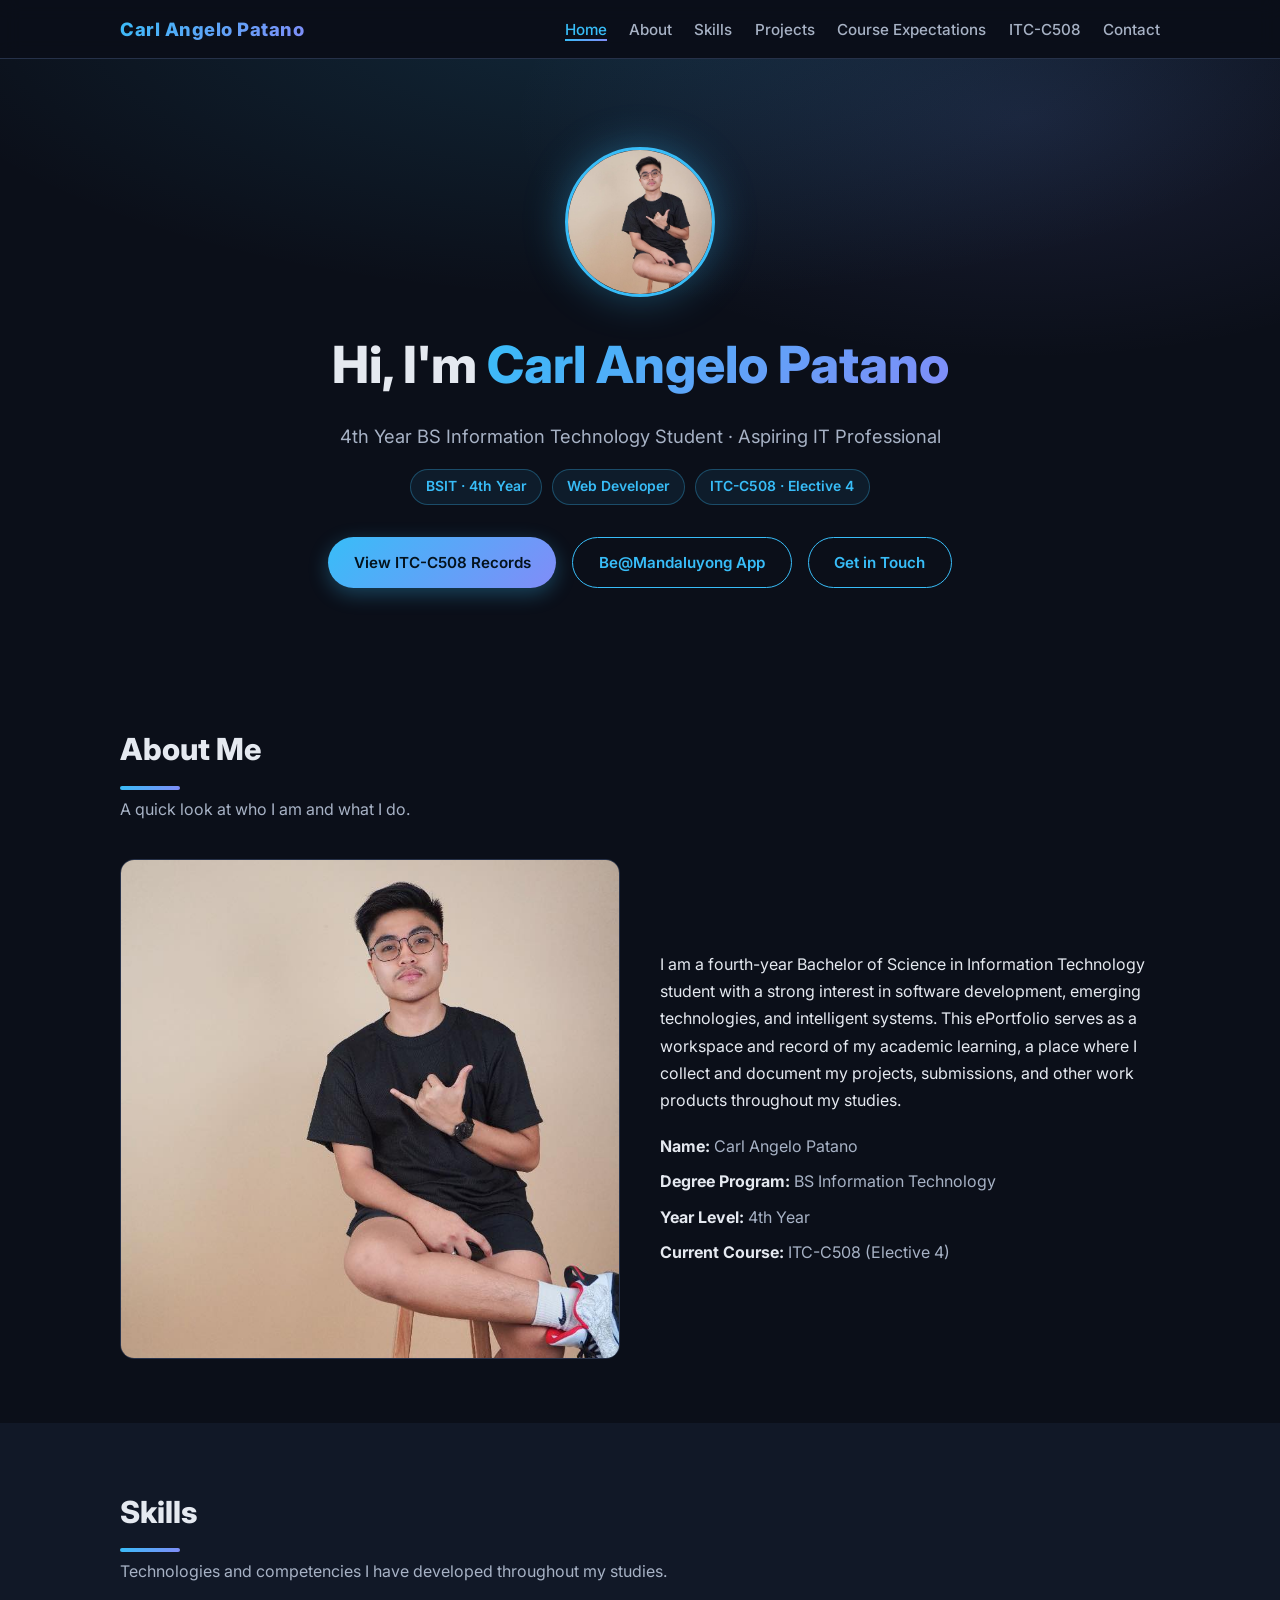
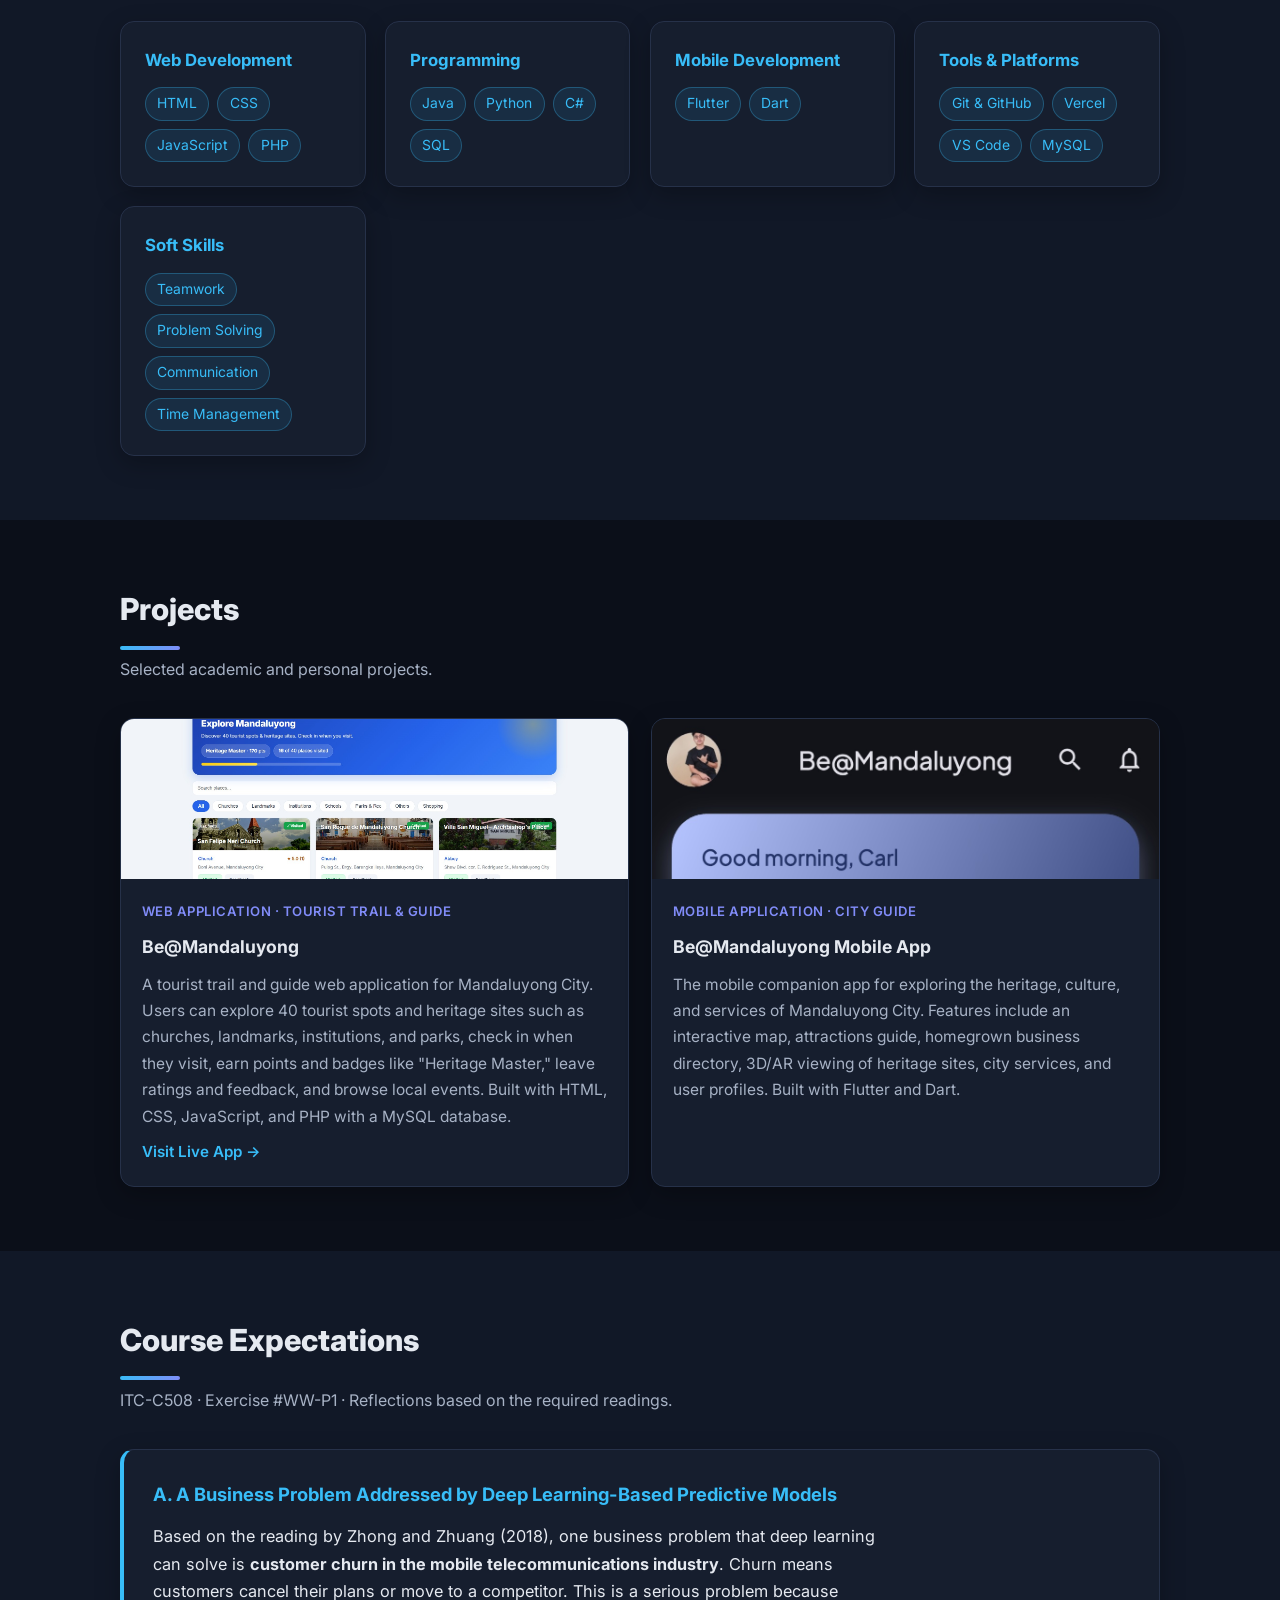
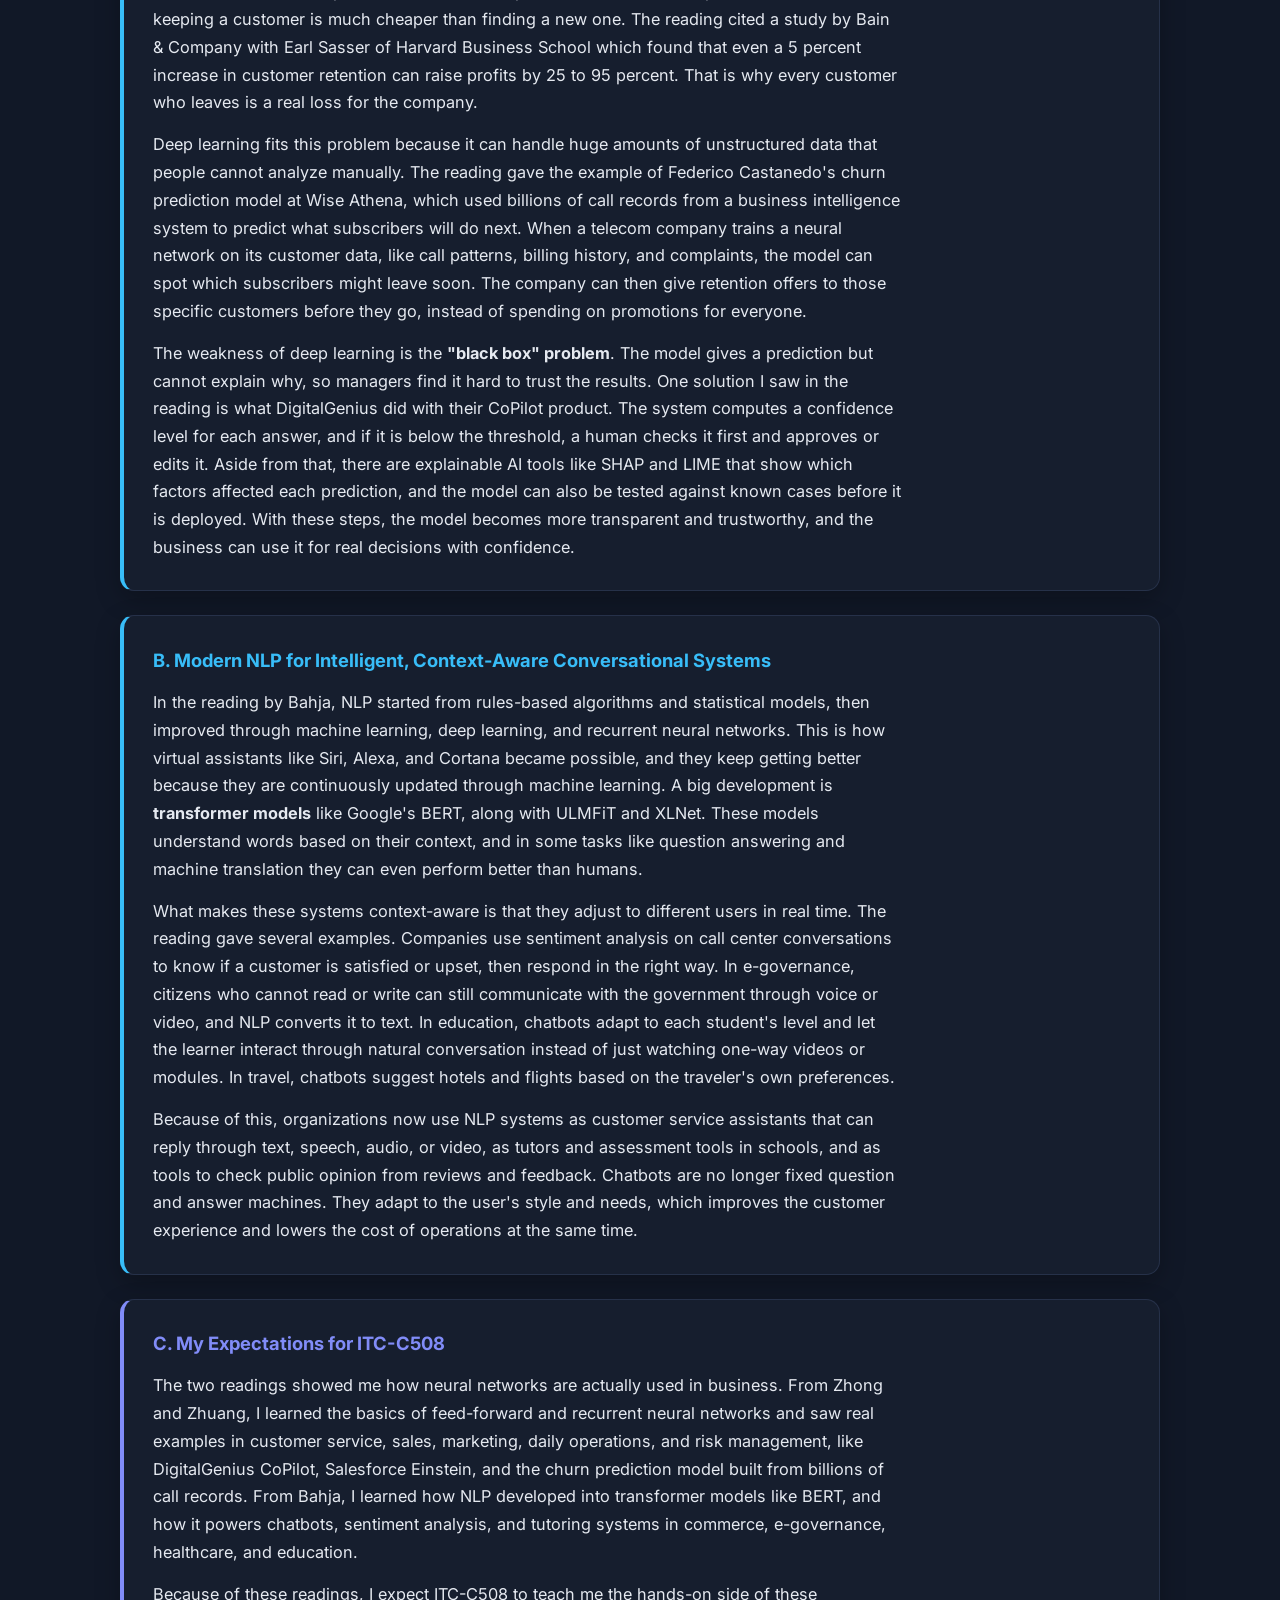
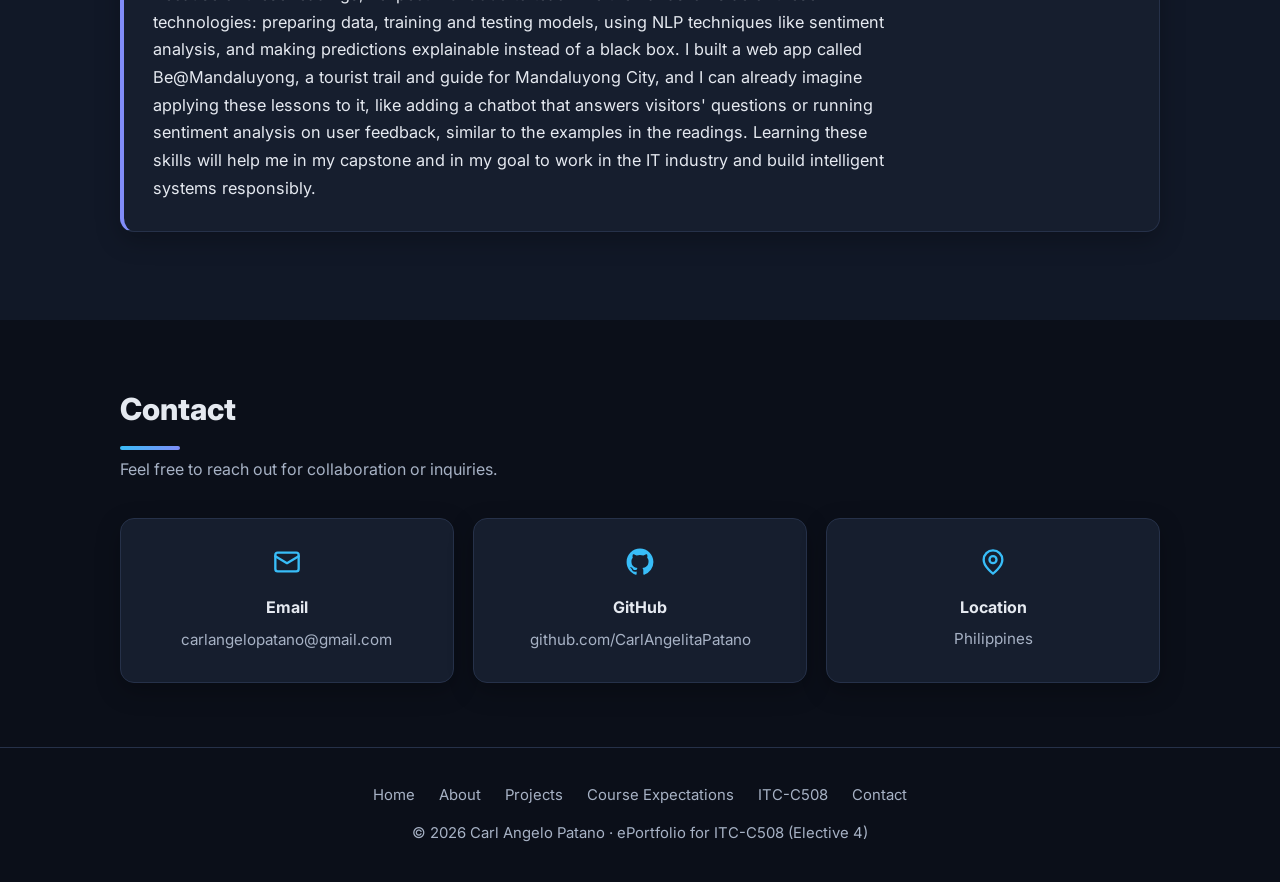
<file: index.html>
<!DOCTYPE html>
<html lang="en">
<head>
  <meta charset="UTF-8" />
  <meta name="viewport" content="width=device-width, initial-scale=1.0" />
  <meta name="description" content="ePortfolio of Carl Angelo Patano, 4th Year BSIT student. Academic projects, skills, and ITC-C508 course records." />
  <title>Carl Angelo Patano | ePortfolio</title>
  <meta property="og:title" content="Carl Angelo Patano | ePortfolio" />
  <meta property="og:description" content="4th Year BSIT student. Projects, skills, and ITC-C508 course records." />
  <meta property="og:type" content="website" />
  <meta property="og:image" content="assets/profile.jpg" />
  <link rel="icon" href="assets/favicon.svg" type="image/svg+xml" />
  <link rel="preconnect" href="https://fonts.googleapis.com" />
  <link rel="preconnect" href="https://fonts.gstatic.com" crossorigin />
  <link href="https://fonts.googleapis.com/css2?family=Inter:wght@400;500;600;800&display=swap" rel="stylesheet" />
  <link rel="stylesheet" href="style.css" />
</head>
<body>
  <a class="skip-link" href="#main">Skip to main content</a>

  <!-- Navigation -->
  <nav class="navbar" aria-label="Main navigation">
    <div class="nav-inner">
      <a class="brand" href="index.html">Carl Angelo Patano</a>
      <ul class="nav-links">
        <li><a href="index.html" class="active" aria-current="page">Home</a></li>
        <li><a href="#about">About</a></li>
        <li><a href="#skills">Skills</a></li>
        <li><a href="#projects">Projects</a></li>
        <li><a href="#expectations">Course Expectations</a></li>
        <li><a href="itc-c508.html">ITC-C508</a></li>
        <li><a href="#contact">Contact</a></li>
      </ul>
    </div>
  </nav>

  <main id="main">
    <!-- Hero -->
    <header class="hero">
      <div class="container">
        <img class="avatar" src="assets/profile.jpg" alt="Portrait of Carl Angelo Patano" />
        <h1>Hi, I'm <span>Carl Angelo Patano</span></h1>
        <p class="tagline">4th Year BS Information Technology Student &middot; Aspiring IT Professional</p>
        <div class="hero-chips">
          <span class="chip">BSIT &middot; 4th Year</span>
          <span class="chip">Web Developer</span>
          <span class="chip">ITC-C508 &middot; Elective 4</span>
        </div>
        <div class="cta-row">
          <a class="btn btn-primary" href="itc-c508.html">View ITC-C508 Records</a>
          <a class="btn btn-outline" href="https://tcimsmandaluyong.infinityfree.me/login" target="_blank" rel="noopener">Be@Mandaluyong App</a>
          <a class="btn btn-outline" href="#contact">Get in Touch</a>
        </div>
      </div>
    </header>

    <!-- About -->
    <section id="about" aria-labelledby="about-title">
      <div class="container">
        <h2 class="section-title" id="about-title">About Me</h2>
        <p class="section-sub">A quick look at who I am and what I do.</p>
        <div class="about-grid">
          <img src="assets/profile.jpg" alt="Photo of Carl Angelo Patano" />
          <div>
            <p>
              I am a fourth-year Bachelor of Science in Information Technology student with a
              strong interest in software development, emerging technologies, and intelligent
              systems. This ePortfolio serves as a workspace and record of my academic
              learning, a place where I collect and document my projects, submissions, and
              other work products throughout my studies.
            </p>
            <ul class="about-facts">
              <li><strong>Name:</strong> Carl Angelo Patano</li>
              <li><strong>Degree Program:</strong> BS Information Technology</li>
              <li><strong>Year Level:</strong> 4th Year</li>
              <li><strong>Current Course:</strong> ITC-C508 (Elective 4)</li>
            </ul>
          </div>
        </div>
      </div>
    </section>

    <!-- Skills -->
    <section id="skills" aria-labelledby="skills-title">
      <div class="container">
        <h2 class="section-title" id="skills-title">Skills</h2>
        <p class="section-sub">Technologies and competencies I have developed throughout my studies.</p>
        <div class="skills-grid">
          <div class="skill-card">
            <h3>Web Development</h3>
            <div class="tags">
              <span class="tag">HTML</span><span class="tag">CSS</span>
              <span class="tag">JavaScript</span><span class="tag">PHP</span>
            </div>
          </div>
          <div class="skill-card">
            <h3>Programming</h3>
            <div class="tags">
              <span class="tag">Java</span><span class="tag">Python</span>
              <span class="tag">C#</span><span class="tag">SQL</span>
            </div>
          </div>
          <div class="skill-card">
            <h3>Mobile Development</h3>
            <div class="tags">
              <span class="tag">Flutter</span><span class="tag">Dart</span>
            </div>
          </div>
          <div class="skill-card">
            <h3>Tools &amp; Platforms</h3>
            <div class="tags">
              <span class="tag">Git &amp; GitHub</span><span class="tag">Vercel</span>
              <span class="tag">VS Code</span><span class="tag">MySQL</span>
            </div>
          </div>
          <div class="skill-card">
            <h3>Soft Skills</h3>
            <div class="tags">
              <span class="tag">Teamwork</span><span class="tag">Problem Solving</span>
              <span class="tag">Communication</span><span class="tag">Time Management</span>
            </div>
          </div>
        </div>
      </div>
    </section>

    <!-- Projects -->
    <section id="projects" aria-labelledby="projects-title">
      <div class="container">
        <h2 class="section-title" id="projects-title">Projects</h2>
        <p class="section-sub">Selected academic and personal projects.</p>
        <div class="cards-grid">
          <article class="card">
            <img class="thumb" src="assets/beatmandaluyong.jpg" alt="Screenshot of the Be@Mandaluyong tourist trail web application showing the Explore Mandaluyong page" />
            <div class="card-body">
              <span class="card-meta">Web Application &middot; Tourist Trail &amp; Guide</span>
              <h3>Be@Mandaluyong</h3>
              <p>
                A tourist trail and guide web application for Mandaluyong City. Users can explore
                40 tourist spots and heritage sites such as churches, landmarks, institutions, and
                parks, check in when they visit, earn points and badges like "Heritage Master,"
                leave ratings and feedback, and browse local events. Built with HTML, CSS,
                JavaScript, and PHP with a MySQL database.
              </p>
              <a class="card-link" href="https://tcimsmandaluyong.infinityfree.me/login" target="_blank" rel="noopener" aria-label="Visit the live Be@Mandaluyong web application">Visit Live App &rarr;</a>
            </div>
          </article>
          <article class="card">
            <img class="thumb" src="assets/beatmandaluyong-mobile.jpg" alt="Screenshot of the Be@Mandaluyong mobile app home screen showing Map, Attractions, Homegrown, and 3D/AR features" style="object-position: top;" />
            <div class="card-body">
              <span class="card-meta">Mobile Application &middot; City Guide</span>
              <h3>Be@Mandaluyong Mobile App</h3>
              <p>
                The mobile companion app for exploring the heritage, culture, and services of
                Mandaluyong City. Features include an interactive map, attractions guide,
                homegrown business directory, 3D/AR viewing of heritage sites, city services,
                and user profiles. Built with Flutter and Dart.
              </p>
            </div>
          </article>
        </div>
      </div>
    </section>

    <!-- Course Expectations (required by WW-P1) -->
    <section id="expectations" class="expectations" aria-labelledby="expectations-title">
      <div class="container">
        <h2 class="section-title" id="expectations-title">Course Expectations</h2>
        <p class="section-sub">ITC-C508 &middot; Exercise #WW-P1 &middot; Reflections based on the required readings.</p>

        <article class="qa-block">
          <h3>A. A Business Problem Addressed by Deep Learning-Based Predictive Models</h3>
          <p>
            Based on the reading by Zhong and Zhuang (2018), one business problem that deep
            learning can solve is <strong>customer churn in the mobile telecommunications
            industry</strong>. Churn means customers cancel their plans or move to a competitor.
            This is a serious problem because keeping a customer is much cheaper than finding a
            new one. The reading cited a study by Bain &amp; Company with Earl Sasser of Harvard
            Business School which found that even a 5 percent increase in customer retention can
            raise profits by 25 to 95 percent. That is why every customer who leaves is a real
            loss for the company.
          </p>
          <p>
            Deep learning fits this problem because it can handle huge amounts of unstructured
            data that people cannot analyze manually. The reading gave the example of Federico
            Castanedo's churn prediction model at Wise Athena, which used billions of call
            records from a business intelligence system to predict what subscribers will do next.
            When a telecom company trains a neural network on its customer data, like call
            patterns, billing history, and complaints, the model can spot which subscribers might
            leave soon. The company can then give retention offers to those specific customers
            before they go, instead of spending on promotions for everyone.
          </p>
          <p>
            The weakness of deep learning is the <strong>"black box" problem</strong>. The model gives a
            prediction but cannot explain why, so managers find it hard to trust the results. One
            solution I saw in the reading is what DigitalGenius did with their CoPilot product.
            The system computes a confidence level for each answer, and if it is below the
            threshold, a human checks it first and approves or edits it. Aside from that, there
            are explainable AI tools like SHAP and LIME that show which factors affected each
            prediction, and the model can also be tested against known cases before it is
            deployed. With these steps, the model becomes more transparent and trustworthy, and
            the business can use it for real decisions with confidence.
          </p>
        </article>

        <article class="qa-block">
          <h3>B. Modern NLP for Intelligent, Context-Aware Conversational Systems</h3>
          <p>
            In the reading by Bahja, NLP started from rules-based algorithms and statistical
            models, then improved through machine learning, deep learning, and recurrent neural
            networks. This is how virtual assistants like Siri, Alexa, and Cortana became
            possible, and they keep getting better because they are continuously updated through
            machine learning. A big development is <strong>transformer models</strong> like Google's
            BERT, along with ULMFiT and XLNet. These models understand words based on their
            context, and in some tasks like question answering and machine translation they can
            even perform better than humans.
          </p>
          <p>
            What makes these systems context-aware is that they adjust to different users in real
            time. The reading gave several examples. Companies use sentiment analysis on call
            center conversations to know if a customer is satisfied or upset, then respond in the
            right way. In e-governance, citizens who cannot read or write can still communicate
            with the government through voice or video, and NLP converts it to text. In
            education, chatbots adapt to each student's level and let the learner interact
            through natural conversation instead of just watching one-way videos or modules. In
            travel, chatbots suggest hotels and flights based on the traveler's own preferences.
          </p>
          <p>
            Because of this, organizations now use NLP systems as customer service assistants
            that can reply through text, speech, audio, or video, as tutors and assessment tools
            in schools, and as tools to check public opinion from reviews and feedback. Chatbots
            are no longer fixed question and answer machines. They adapt to the user's style and
            needs, which improves the customer experience and lowers the cost of operations at
            the same time.
          </p>
        </article>

        <article class="qa-block reflection">
          <h3>C. My Expectations for ITC-C508</h3>
          <p>
            The two readings showed me how neural networks are actually used in business. From
            Zhong and Zhuang, I learned the basics of feed-forward and recurrent neural networks
            and saw real examples in customer service, sales, marketing, daily operations, and
            risk management, like DigitalGenius CoPilot, Salesforce Einstein, and the churn
            prediction model built from billions of call records. From Bahja, I learned how NLP
            developed into transformer models like BERT, and how it powers chatbots, sentiment
            analysis, and tutoring systems in commerce, e-governance, healthcare, and education.
          </p>
          <p>
            Because of these readings, I expect ITC-C508 to teach me the hands-on side of these
            technologies: preparing data, training and testing models, using NLP techniques like
            sentiment analysis, and making predictions explainable instead of a black box. I
            built a web app called Be@Mandaluyong, a tourist trail and guide for Mandaluyong
            City, and I can already imagine applying these lessons to it, like adding a chatbot
            that answers visitors' questions or running sentiment analysis on user feedback,
            similar to the examples in the readings. Learning these skills will help me in my
            capstone and in my goal to work in the IT industry and build intelligent systems
            responsibly.
          </p>
        </article>
      </div>
    </section>

    <!-- Contact -->
    <section id="contact" aria-labelledby="contact-title">
      <div class="container">
        <h2 class="section-title" id="contact-title">Contact</h2>
        <p class="section-sub">Feel free to reach out for collaboration or inquiries.</p>
        <div class="contact-grid">
          <div class="contact-card">
            <div class="icon" aria-hidden="true"><svg width="28" height="28" viewBox="0 0 24 24" fill="none" stroke="currentColor" stroke-width="2" stroke-linecap="round" stroke-linejoin="round"><rect x="2" y="4" width="20" height="16" rx="2"/><path d="m22 7-10 6L2 7"/></svg></div>
            <h3>Email</h3>
            <a href="mailto:carlangelopatano@gmail.com">carlangelopatano@gmail.com</a>
          </div>
          <div class="contact-card">
            <div class="icon" aria-hidden="true"><svg width="28" height="28" viewBox="0 0 24 24" fill="currentColor"><path d="M12 .5C5.65.5.5 5.65.5 12c0 5.08 3.29 9.39 7.86 10.91.58.11.79-.25.79-.55 0-.27-.01-1.17-.02-2.12-3.2.7-3.87-1.36-3.87-1.36-.52-1.33-1.28-1.68-1.28-1.68-1.04-.71.08-.7.08-.7 1.15.08 1.76 1.18 1.76 1.18 1.03 1.76 2.69 1.25 3.35.96.1-.75.4-1.25.72-1.54-2.55-.29-5.23-1.28-5.23-5.68 0-1.26.45-2.28 1.18-3.09-.12-.29-.51-1.46.11-3.05 0 0 .96-.31 3.16 1.18a11 11 0 0 1 5.76 0c2.19-1.49 3.15-1.18 3.15-1.18.63 1.59.24 2.76.12 3.05.74.81 1.18 1.83 1.18 3.09 0 4.42-2.69 5.39-5.25 5.67.41.35.77 1.05.77 2.12 0 1.53-.01 2.76-.01 3.14 0 .31.2.67.8.55A11.5 11.5 0 0 0 23.5 12C23.5 5.65 18.35.5 12 .5Z"/></svg></div>
            <h3>GitHub</h3>
            <a href="https://github.com/CarlAngelitaPatano" target="_blank" rel="noopener">github.com/CarlAngelitaPatano</a>
          </div>
          <div class="contact-card">
            <div class="icon" aria-hidden="true"><svg width="28" height="28" viewBox="0 0 24 24" fill="none" stroke="currentColor" stroke-width="2" stroke-linecap="round" stroke-linejoin="round"><path d="M20 10c0 6-8 12-8 12s-8-6-8-12a8 8 0 0 1 16 0Z"/><circle cx="12" cy="10" r="3"/></svg></div>
            <h3>Location</h3>
            <p>Philippines</p>
          </div>
        </div>
      </div>
    </section>
  </main>

  <!-- Footer -->
  <footer>
    <div class="container">
      <div class="footer-links">
        <a href="index.html">Home</a>
        <a href="index.html#about">About</a>
        <a href="index.html#projects">Projects</a>
        <a href="index.html#expectations">Course Expectations</a>
        <a href="itc-c508.html">ITC-C508</a>
        <a href="index.html#contact">Contact</a>
      </div>
      <p>&copy; 2026 Carl Angelo Patano &middot; ePortfolio for ITC-C508 (Elective 4)</p>
    </div>
  </footer>

  <button class="to-top" id="toTop" aria-label="Back to top">&uarr;</button>

  <script src="scripts.js"></script>
  <script>
    // Scrollspy: highlight nav link of section in view
    const sections = document.querySelectorAll("section[id], header.hero");
    const navLinks = document.querySelectorAll('.nav-links a[href^="#"], .nav-links a[href="index.html"]');
    const spy = new IntersectionObserver(entries => {
      entries.forEach(e => {
        if (e.isIntersecting) {
          const id = e.target.id;
          navLinks.forEach(a => {
            const href = a.getAttribute("href");
            a.classList.toggle("active", href === "#" + id || (!id && href === "index.html"));
          });
        }
      });
    }, { rootMargin: "-40% 0px -55% 0px" });
    sections.forEach(s => spy.observe(s));
  </script>
</body>
</html>
</file>
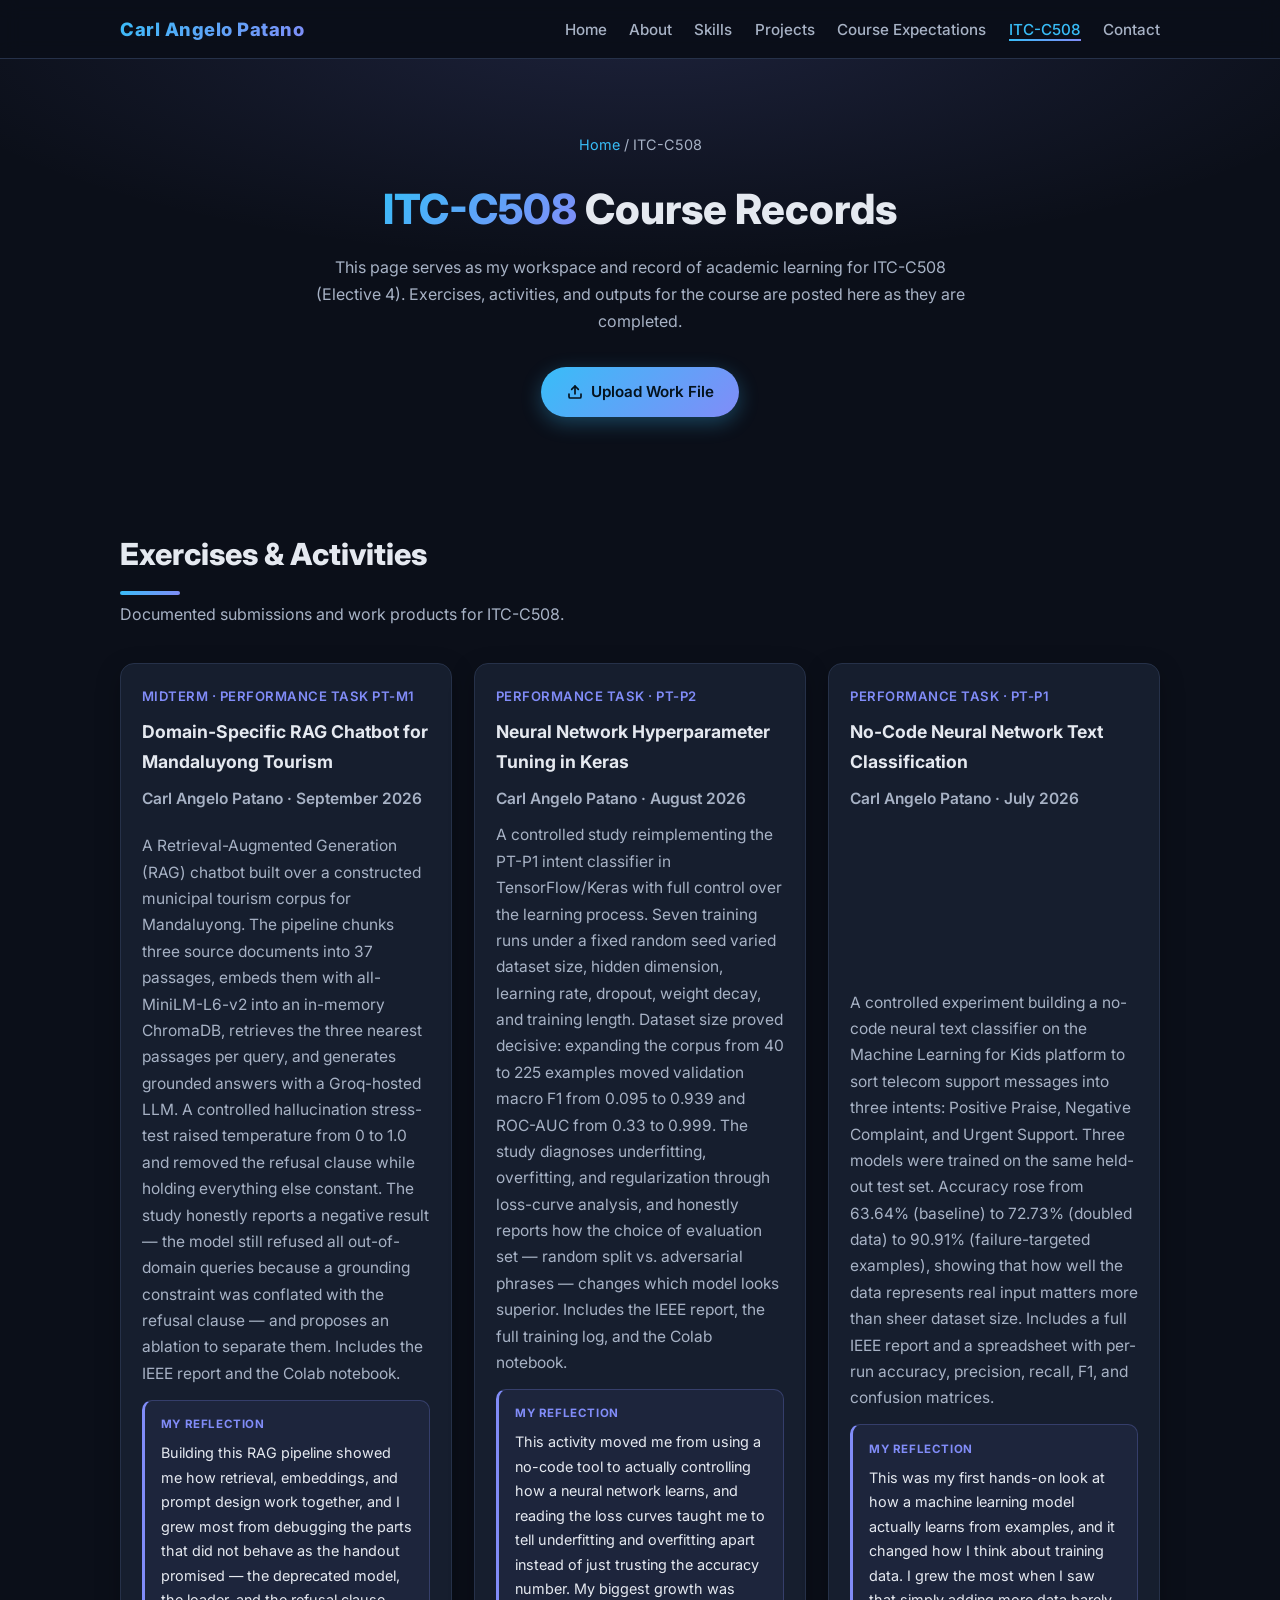
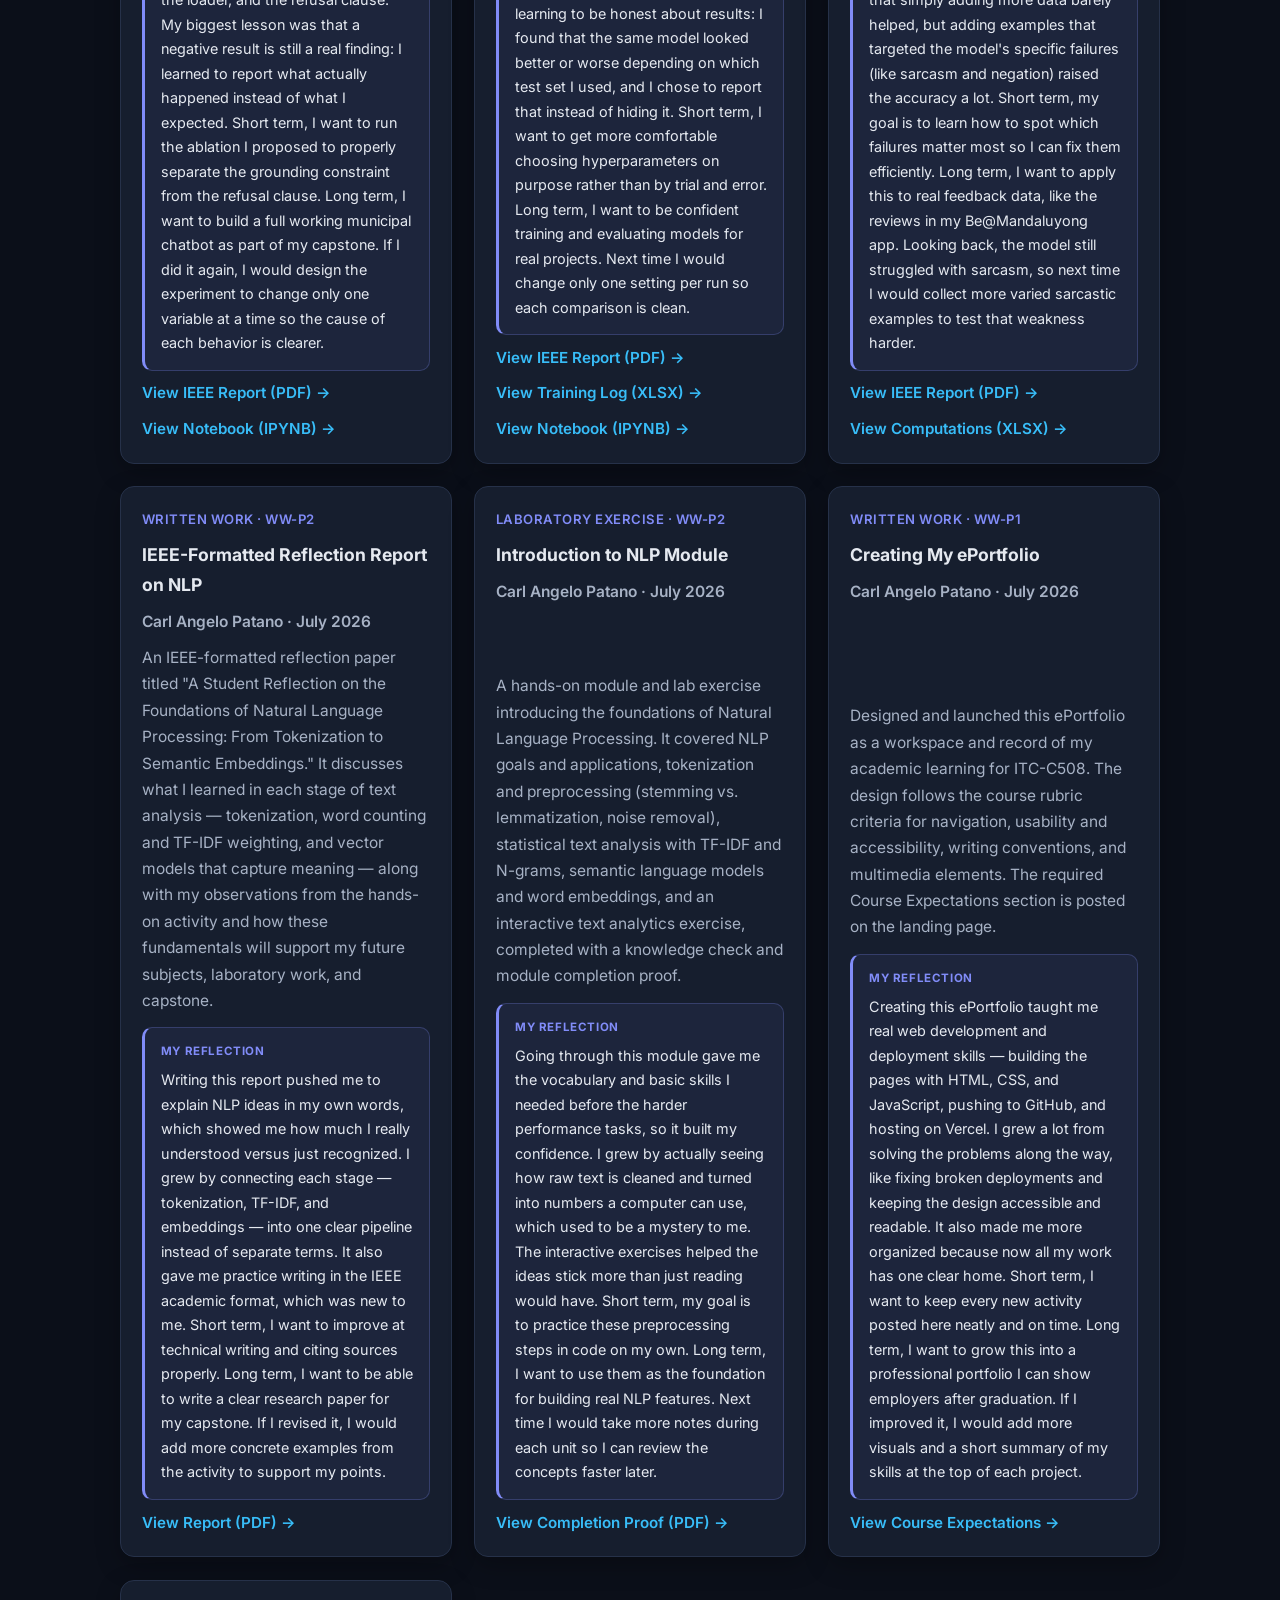
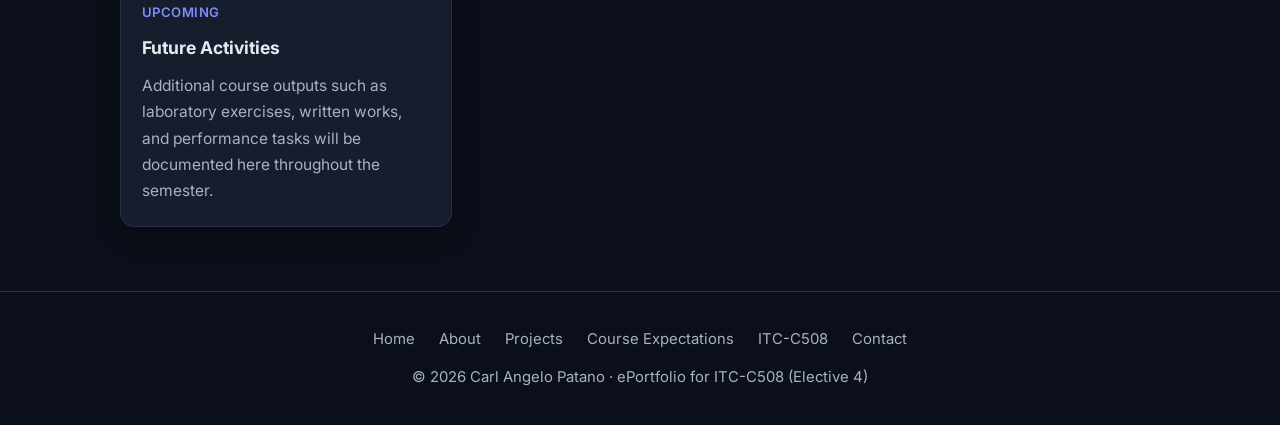
<file: itc-c508.html>
<!DOCTYPE html>
<html lang="en">
<head>
  <meta charset="UTF-8" />
  <meta name="viewport" content="width=device-width, initial-scale=1.0" />
  <meta name="description" content="ITC-C508 (Elective 4) course records of Carl Angelo Patano: exercises, activities, and outputs." />
  <title>ITC-C508 Course Records | Carl Angelo Patano</title>
  <meta property="og:title" content="ITC-C508 Course Records | Carl Angelo Patano" />
  <meta property="og:description" content="Course records for ITC-C508 (Elective 4): exercises, activities, and outputs." />
  <meta property="og:type" content="website" />
  <link rel="icon" href="assets/favicon.svg" type="image/svg+xml" />
  <link rel="preconnect" href="https://fonts.googleapis.com" />
  <link rel="preconnect" href="https://fonts.gstatic.com" crossorigin />
  <link href="https://fonts.googleapis.com/css2?family=Inter:wght@400;500;600;800&display=swap" rel="stylesheet" />
  <link rel="stylesheet" href="style.css" />
</head>
<body>
  <a class="skip-link" href="#main">Skip to main content</a>

  <!-- Navigation -->
  <nav class="navbar" aria-label="Main navigation">
    <div class="nav-inner">
      <a class="brand" href="index.html">Carl Angelo Patano</a>
      <ul class="nav-links">
        <li><a href="index.html">Home</a></li>
        <li><a href="index.html#about">About</a></li>
        <li><a href="index.html#skills">Skills</a></li>
        <li><a href="index.html#projects">Projects</a></li>
        <li><a href="index.html#expectations">Course Expectations</a></li>
        <li><a href="itc-c508.html" class="active" aria-current="page">ITC-C508</a></li>
        <li><a href="index.html#contact">Contact</a></li>
      </ul>
    </div>
  </nav>

  <main id="main">
    <header class="page-header">
      <div class="container">
        <p class="breadcrumb"><a href="index.html">Home</a> / ITC-C508</p>
        <h1><span>ITC-C508</span> Course Records</h1>
        <p>
          This page serves as my workspace and record of academic learning for ITC-C508
          (Elective 4). Exercises, activities, and outputs for the course are posted here
          as they are completed.
        </p>
        <div class="cta-row">
          <a class="btn btn-primary" href="https://github.com/CarlAngelitaPatano/eportfolio/upload/main/works" target="_blank" rel="noopener"><svg width="16" height="16" viewBox="0 0 24 24" fill="none" stroke="currentColor" stroke-width="2.5" stroke-linecap="round" stroke-linejoin="round" aria-hidden="true"><path d="M21 15v4a2 2 0 0 1-2 2H5a2 2 0 0 1-2-2v-4"/><polyline points="17 8 12 3 7 8"/><line x1="12" y1="3" x2="12" y2="15"/></svg>Upload Work File</a>
        </div>
      </div>
    </header>

    <!-- Course records -->
    <section aria-labelledby="records-title">
      <div class="container">
        <h2 class="section-title" id="records-title">Exercises &amp; Activities</h2>
        <p class="section-sub">Documented submissions and work products for ITC-C508.</p>
        <div class="cards-grid" id="recordsGrid"></div>
      </div>
    </section>
  </main>

  <!-- Footer -->
  <footer>
    <div class="container">
      <div class="footer-links">
        <a href="index.html">Home</a>
        <a href="index.html#about">About</a>
        <a href="index.html#projects">Projects</a>
        <a href="index.html#expectations">Course Expectations</a>
        <a href="itc-c508.html">ITC-C508</a>
        <a href="index.html#contact">Contact</a>
      </div>
      <p>&copy; 2026 Carl Angelo Patano &middot; ePortfolio for ITC-C508 (Elective 4)</p>
    </div>
  </footer>

  <button class="to-top" id="toTop" aria-label="Back to top">&uarr;</button>

  <script src="records.js?v=8"></script>
  <script>
    // Render records from records.js
    const grid = document.getElementById("recordsGrid");
    RECORDS.forEach(r => {
      const card = document.createElement("article");
      card.className = "card";
      card.innerHTML =
        '<div class="card-body">' +
          '<span class="card-meta">' + r.tag + '</span>' +
          '<h3>' + r.title + '</h3>' +
          ((r.author || r.date) ? '<p class="card-byline">' + [r.author, r.date].filter(Boolean).join(' &middot; ') + '</p>' : '') +
          '<p>' + r.description + '</p>' +
          (r.reflection ? '<div class="card-reflection"><span class="reflection-label">My Reflection</span><p>' + r.reflection + '</p></div>' : '') +
          (r.link ? '<a class="card-link" href="' + r.link + '">' + r.linkText + '</a>' : '') +
          (r.link2 ? '<a class="card-link" href="' + r.link2 + '">' + r.linkText2 + '</a>' : '') +
          (r.link3 ? '<a class="card-link" href="' + r.link3 + '">' + r.linkText3 + '</a>' : '') +
        '</div>';
      grid.appendChild(card);
    });
    // Placeholder card for upcoming work
    const up = document.createElement("article");
    up.className = "card";
    up.innerHTML = '<div class="card-body"><span class="card-meta">Upcoming</span><h3>Future Activities</h3><p>Additional course outputs such as laboratory exercises, written works, and performance tasks will be documented here throughout the semester.</p></div>';
    grid.appendChild(up);
  </script>
  <script src="scripts.js"></script>
</body>
</html>
</file>
<file: style.css>
/* ============================================
   Carl Angelo Patano — ePortfolio
   Modern Dark Theme
   ============================================ */

:root {
  --bg: #0b0f19;
  --bg-alt: #111827;
  --card: #161e2e;
  --border: #263149;
  --text: #e5e9f0;
  --muted: #9aa5b8;
  --accent: #38bdf8;
  --accent-2: #818cf8;
  --gradient: linear-gradient(135deg, #38bdf8, #818cf8);
  --radius: 14px;
  --maxw: 1080px;
}

* { margin: 0; padding: 0; box-sizing: border-box; }

html { scroll-behavior: smooth; }

body {
  background: var(--bg);
  color: var(--text);
  font-family: "Inter", "Segoe UI", system-ui, -apple-system, Roboto, Arial, sans-serif;
  line-height: 1.7;
}

img { max-width: 100%; display: block; }

a { color: var(--accent); text-decoration: none; }
a:hover { text-decoration: underline; }

.container { max-width: var(--maxw); margin: 0 auto; padding: 0 1.25rem; }

/* Skip link (accessibility) */
.skip-link {
  position: absolute; left: -9999px; top: 0;
  background: var(--accent); color: #04121d;
  padding: .6rem 1rem; border-radius: 0 0 8px 0; z-index: 100;
  font-weight: 600;
}
.skip-link:focus { left: 0; }

/* ---------- Navigation ---------- */
.navbar {
  position: sticky; top: 0; z-index: 50;
  background: rgba(11, 15, 25, 0.92);
  backdrop-filter: blur(10px);
  border-bottom: 1px solid var(--border);
}
.nav-inner {
  max-width: var(--maxw); margin: 0 auto; padding: .85rem 1.25rem;
  display: flex; align-items: center; justify-content: space-between; gap: 1rem;
  flex-wrap: wrap;
}
.brand {
  font-weight: 800; font-size: 1.15rem; letter-spacing: .5px;
  background: var(--gradient);
  -webkit-background-clip: text; background-clip: text; color: transparent;
}
.nav-links { display: flex; gap: 1.4rem; list-style: none; flex-wrap: wrap; }
.nav-links a {
  color: var(--muted); font-weight: 500; font-size: .95rem;
  transition: color .2s;
}
.nav-links a:hover, .nav-links a.active { color: var(--accent); text-decoration: none; }
.nav-links a.active { border-bottom: 2px solid var(--accent); padding-bottom: 2px; }

/* ---------- Hero ---------- */
.hero {
  padding: 5.5rem 0 4.5rem;
  text-align: center;
  background:
    radial-gradient(ellipse 60% 50% at 50% -10%, rgba(56,189,248,.15), transparent),
    radial-gradient(ellipse 40% 40% at 80% 10%, rgba(129,140,248,.12), transparent);
}
.hero .avatar {
  width: 150px; height: 150px; border-radius: 50%;
  margin: 0 auto 1.5rem; object-fit: cover;
  border: 3px solid var(--accent);
  box-shadow: 0 0 40px rgba(56,189,248,.35);
}
.hero h1 { font-size: clamp(2rem, 5vw, 3.2rem); font-weight: 800; }
.hero h1 span {
  background: var(--gradient);
  -webkit-background-clip: text; background-clip: text; color: transparent;
}
.hero .tagline { color: var(--muted); font-size: 1.15rem; margin-top: .75rem; }
.cta-row { margin-top: 2rem; display: flex; gap: 1rem; justify-content: center; flex-wrap: wrap; }

.btn {
  display: inline-flex; align-items: center; gap: .5rem; padding: .75rem 1.6rem; border-radius: 999px;
  font-weight: 600; font-size: .95rem; transition: transform .2s, box-shadow .2s;
}
.btn:hover { text-decoration: none; transform: translateY(-2px); }
.btn-primary { background: var(--gradient); color: #04121d; box-shadow: 0 6px 20px rgba(56,189,248,.3); }
.btn-outline { border: 1.5px solid var(--accent); color: var(--accent); }

/* ---------- Sections ---------- */
section { padding: 4rem 0; }
section:nth-of-type(even) { background: var(--bg-alt); }

.section-title { font-size: 1.9rem; font-weight: 800; margin-bottom: .4rem; }
.section-title::after {
  content: ""; display: block; width: 60px; height: 4px;
  background: var(--gradient); border-radius: 4px; margin-top: .6rem;
}
.section-sub { color: var(--muted); margin-bottom: 2.2rem; }

/* ---------- About ---------- */
.about-grid { display: grid; grid-template-columns: 1fr 1fr; gap: 2.5rem; align-items: center; }
.about-grid img { border-radius: var(--radius); border: 1px solid var(--border); }
.about-facts { list-style: none; margin-top: 1.2rem; display: grid; gap: .5rem; }
.about-facts li { color: var(--muted); }
.about-facts strong { color: var(--text); }

/* ---------- Skills ---------- */
.skills-grid { display: grid; grid-template-columns: repeat(auto-fit, minmax(220px, 1fr)); gap: 1.2rem; }
.skill-card {
  background: var(--card); border: 1px solid var(--border);
  border-radius: var(--radius); padding: 1.5rem;
  transition: transform .2s, border-color .2s;
}
.skill-card:hover { transform: translateY(-4px); border-color: var(--accent); }
.skill-card h3 { font-size: 1.05rem; margin-bottom: .8rem; color: var(--accent); }
.tags { display: flex; flex-wrap: wrap; gap: .5rem; }
.tag {
  background: rgba(56,189,248,.1); border: 1px solid rgba(56,189,248,.3);
  color: var(--accent); font-size: .8rem; padding: .25rem .7rem; border-radius: 999px;
}

/* ---------- Projects & Course cards ---------- */
.cards-grid { display: grid; grid-template-columns: repeat(auto-fit, minmax(280px, 1fr)); gap: 1.4rem; }
.card {
  background: var(--card); border: 1px solid var(--border);
  border-radius: var(--radius); overflow: hidden;
  transition: transform .2s, border-color .2s;
  display: flex; flex-direction: column;
}
.card:hover { transform: translateY(-5px); border-color: var(--accent); }
.card .thumb { height: 160px; width: 100%; object-fit: cover; background: #1e293b; }
.card-body { padding: 1.3rem; flex: 1; display: flex; flex-direction: column; gap: .6rem; }
.card-body h3 { font-size: 1.1rem; }
.card-body p { color: var(--muted); font-size: .93rem; flex: 1; }
.card-meta { font-size: .8rem; color: var(--accent-2); font-weight: 600; text-transform: uppercase; letter-spacing: .5px; }
.card-link { font-weight: 600; font-size: .9rem; }

/* ---------- Course Expectations ---------- */
.expectations .qa-block {
  background: var(--card); border: 1px solid var(--border);
  border-left: 4px solid var(--accent);
  border-radius: var(--radius); padding: 1.8rem; margin-bottom: 1.5rem;
}
.expectations .qa-block h3 { color: var(--accent); margin-bottom: .8rem; font-size: 1.15rem; }
.expectations .qa-block p { color: var(--text); margin-bottom: .9rem; }
.expectations .qa-block p:last-child { margin-bottom: 0; }
.reflection { border-left-color: var(--accent-2) !important; }
.reflection h3 { color: var(--accent-2) !important; }

/* ---------- Contact ---------- */
.contact-grid { display: grid; grid-template-columns: repeat(auto-fit, minmax(240px, 1fr)); gap: 1.2rem; text-align: center; }
.contact-card {
  background: var(--card); border: 1px solid var(--border);
  border-radius: var(--radius); padding: 1.8rem 1.2rem;
}
.contact-card .icon { margin-bottom: .6rem; color: var(--accent); }
.contact-card h3 { font-size: 1rem; margin-bottom: .3rem; }
.contact-card p, .contact-card a { font-size: .92rem; color: var(--muted); word-break: break-word; }
.contact-card a:hover { color: var(--accent); }

/* ---------- Page header (inner pages) ---------- */
.page-header {
  padding: 4rem 0 3rem; text-align: center;
  background:
    radial-gradient(ellipse 60% 60% at 50% -10%, rgba(129,140,248,.15), transparent);
}
.page-header h1 { font-size: clamp(1.8rem, 4vw, 2.6rem); font-weight: 800; }
.page-header h1 span {
  background: var(--gradient);
  -webkit-background-clip: text; background-clip: text; color: transparent;
}
.page-header p { color: var(--muted); margin-top: .6rem; max-width: 640px; margin-inline: auto; }

.breadcrumb { font-size: .85rem; color: var(--muted); margin-bottom: 1rem; }
.breadcrumb a { color: var(--accent); }

/* ---------- Footer ---------- */
footer {
  border-top: 1px solid var(--border);
  padding: 2.2rem 0; text-align: center; color: var(--muted); font-size: .9rem;
}
footer .footer-links { display: flex; justify-content: center; gap: 1.5rem; margin-bottom: .8rem; flex-wrap: wrap; }
footer .footer-links a { color: var(--muted); }
footer .footer-links a:hover { color: var(--accent); }

/* ---------- Responsive ---------- */
@media (max-width: 720px) {
  .about-grid { grid-template-columns: 1fr; }
  .nav-links { gap: .9rem; font-size: .9rem; }
  section { padding: 3rem 0; }
}

/* ============================================
   Professional polish
   ============================================ */

::selection { background: rgba(56,189,248,.35); }

:focus-visible { outline: 2px solid var(--accent); outline-offset: 3px; border-radius: 4px; }

/* Nav underline animation */
.nav-links a { position: relative; padding-bottom: 3px; }
.nav-links a::after {
  content: ""; position: absolute; left: 0; bottom: 0;
  width: 0; height: 2px; background: var(--gradient);
  transition: width .25s ease;
}
.nav-links a:hover::after, .nav-links a.active::after { width: 100%; }
.nav-links a.active { border-bottom: none; }

/* Hero chips */
.hero-chips { display: flex; gap: .6rem; justify-content: center; flex-wrap: wrap; margin-top: 1.1rem; }
.chip {
  font-size: .82rem; font-weight: 600; color: var(--accent);
  background: rgba(56,189,248,.08); border: 1px solid rgba(56,189,248,.3);
  padding: .3rem .9rem; border-radius: 999px;
}

/* Card & section depth */
.card, .skill-card, .qa-block, .contact-card { box-shadow: 0 8px 24px rgba(0,0,0,.25); }
.card:hover { box-shadow: 0 14px 34px rgba(56,189,248,.12); }

/* Scroll reveal */
.reveal { opacity: 0; transform: translateY(26px); transition: opacity .6s ease, transform .6s ease; }
.reveal.visible { opacity: 1; transform: none; }
@media (prefers-reduced-motion: reduce) {
  .reveal { opacity: 1; transform: none; transition: none; }
  html { scroll-behavior: auto; }
}

/* Back to top */
.to-top {
  position: fixed; right: 1.4rem; bottom: 1.4rem; z-index: 60;
  width: 46px; height: 46px; border-radius: 50%;
  background: var(--gradient); color: #04121d; border: none;
  font-size: 1.25rem; font-weight: 800; cursor: pointer;
  box-shadow: 0 8px 22px rgba(56,189,248,.35);
  opacity: 0; pointer-events: none; transform: translateY(10px);
  transition: opacity .3s, transform .3s;
}
.to-top.show { opacity: 1; pointer-events: auto; transform: none; }
.to-top:hover { transform: translateY(-3px); }

/* Scrollbar */
::-webkit-scrollbar { width: 10px; }
::-webkit-scrollbar-track { background: var(--bg); }
::-webkit-scrollbar-thumb { background: #263149; border-radius: 8px; }
::-webkit-scrollbar-thumb:hover { background: #38bdf8; }
                                                           
/* ============================================
   Readability improvements
   ============================================ */

/* Slightly larger base text for comfortable reading */
html { font-size: 17px; }

/* Brighter secondary text for better contrast */
:root { --muted: #a7b2c5; }

/* Keep reading lines at a comfortable length */
.expectations .qa-block p { max-width: 75ch; font-size: 1.02rem; }
.about-grid p, .page-header p { max-width: 65ch; }

/* Bump up the smallest text sizes */
.tag { font-size: .87rem; }
.chip { font-size: .87rem; }
.card-body p { font-size: .97rem; }
.card-meta { font-size: .82rem; }
.card-link { font-size: .95rem; }
.contact-card p, .contact-card a { font-size: .95rem; }
.breadcrumb { font-size: .9rem; }
footer { font-size: .93rem; }

/* ============================================
   Record card byline + reflection
   ============================================ */
.card-byline {
  color: var(--accent-2); font-size: .85rem; margin: 0; font-weight: 600;
}
.card-reflection {
  background: rgba(129,140,248,.07);
  border: 1px solid rgba(129,140,248,.25);
  border-left: 3px solid var(--accent-2);
  border-radius: 10px;
  padding: .9rem 1rem;
  margin-top: .2rem;
}
.card-reflection .reflection-label {
  display: block; font-size: .72rem; font-weight: 700; letter-spacing: .6px;
  text-transform: uppercase; color: var(--accent-2); margin-bottom: .4rem;
}
.card-reflection p { color: var(--text); font-size: .9rem; margin: 0; }
</file>
